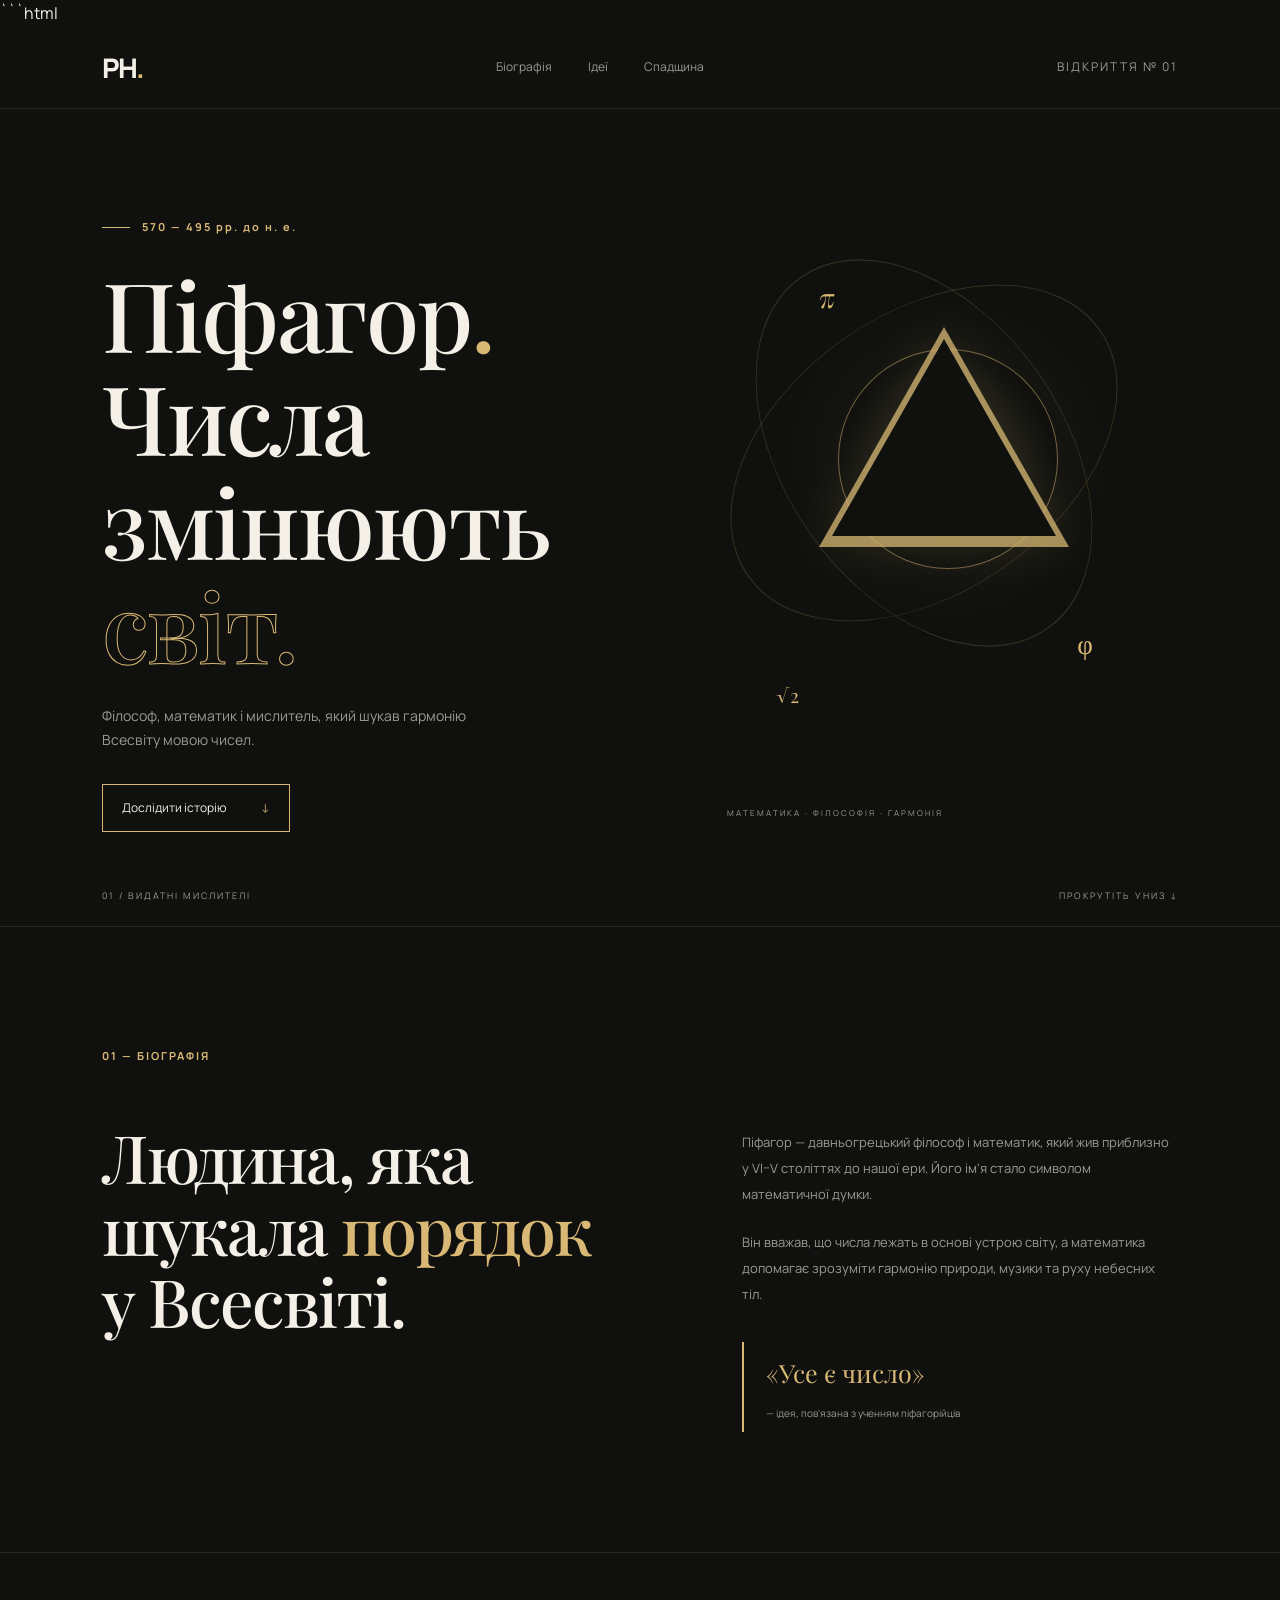
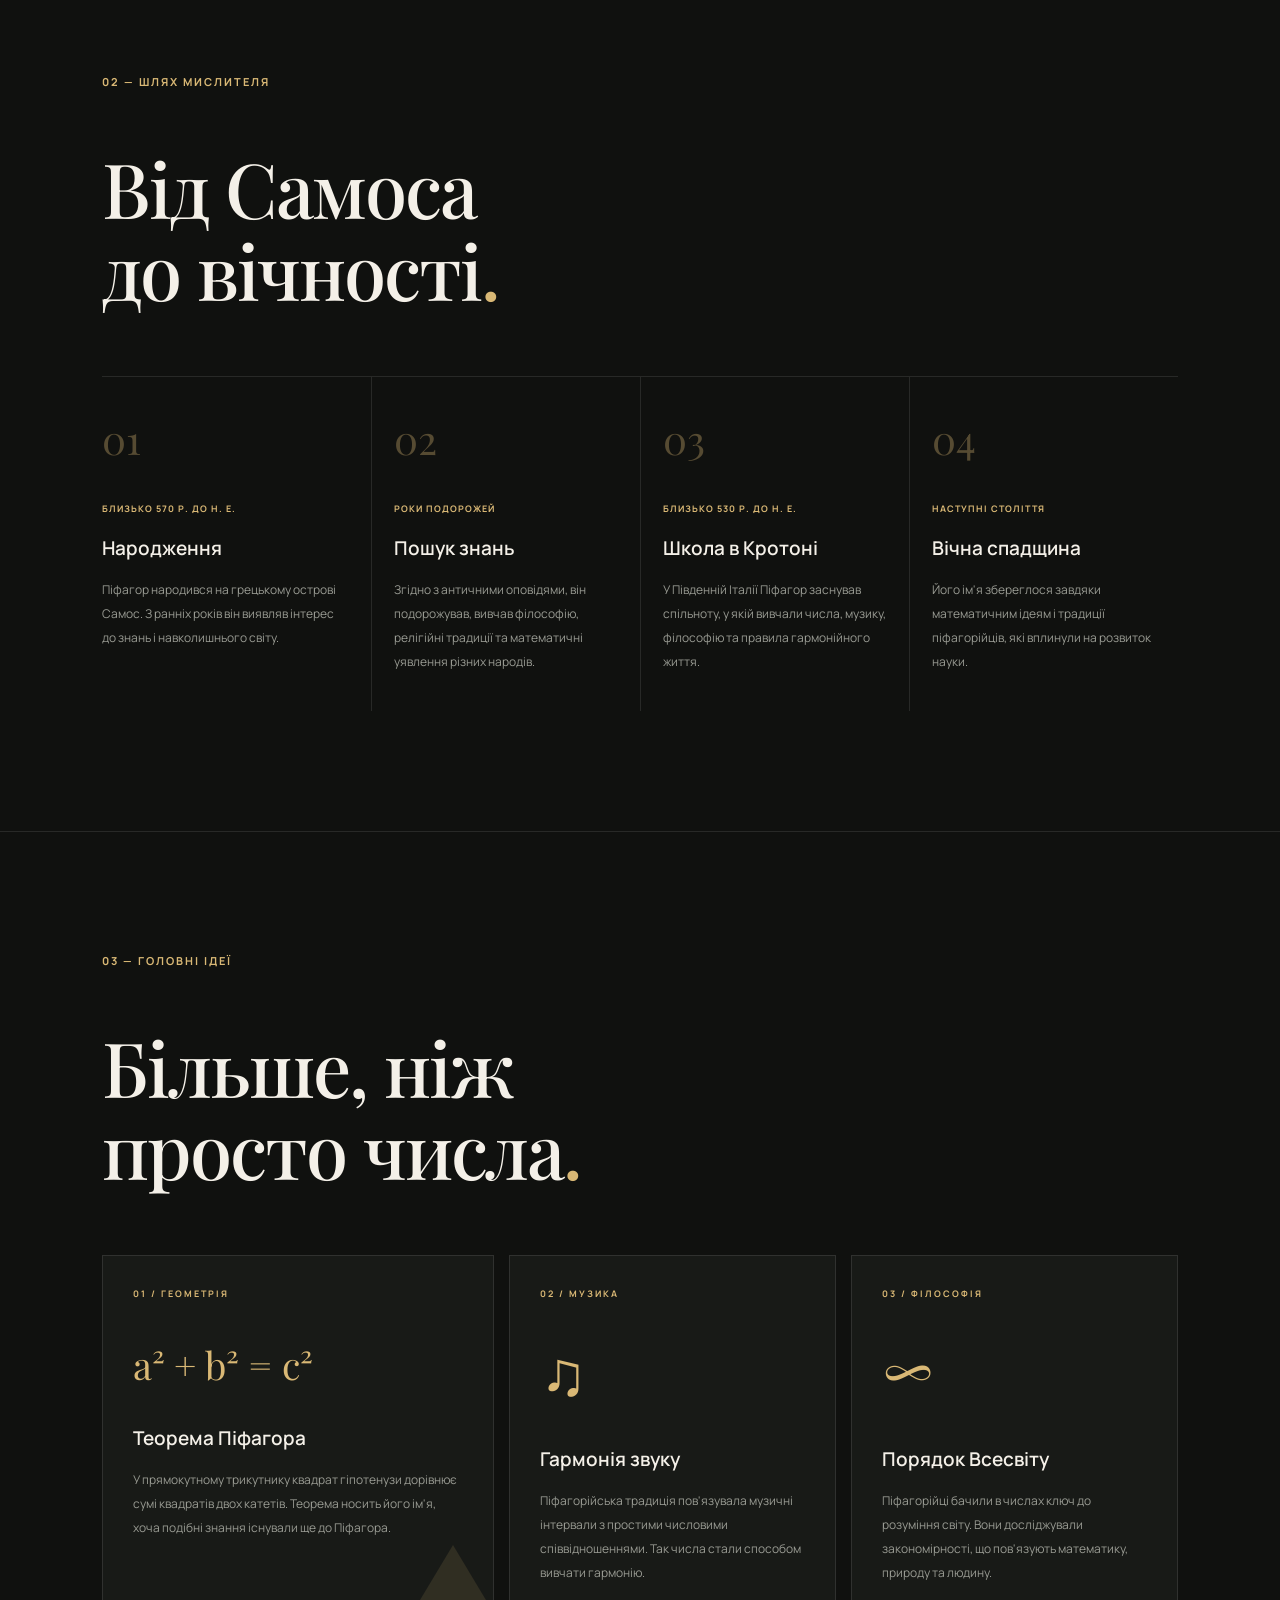
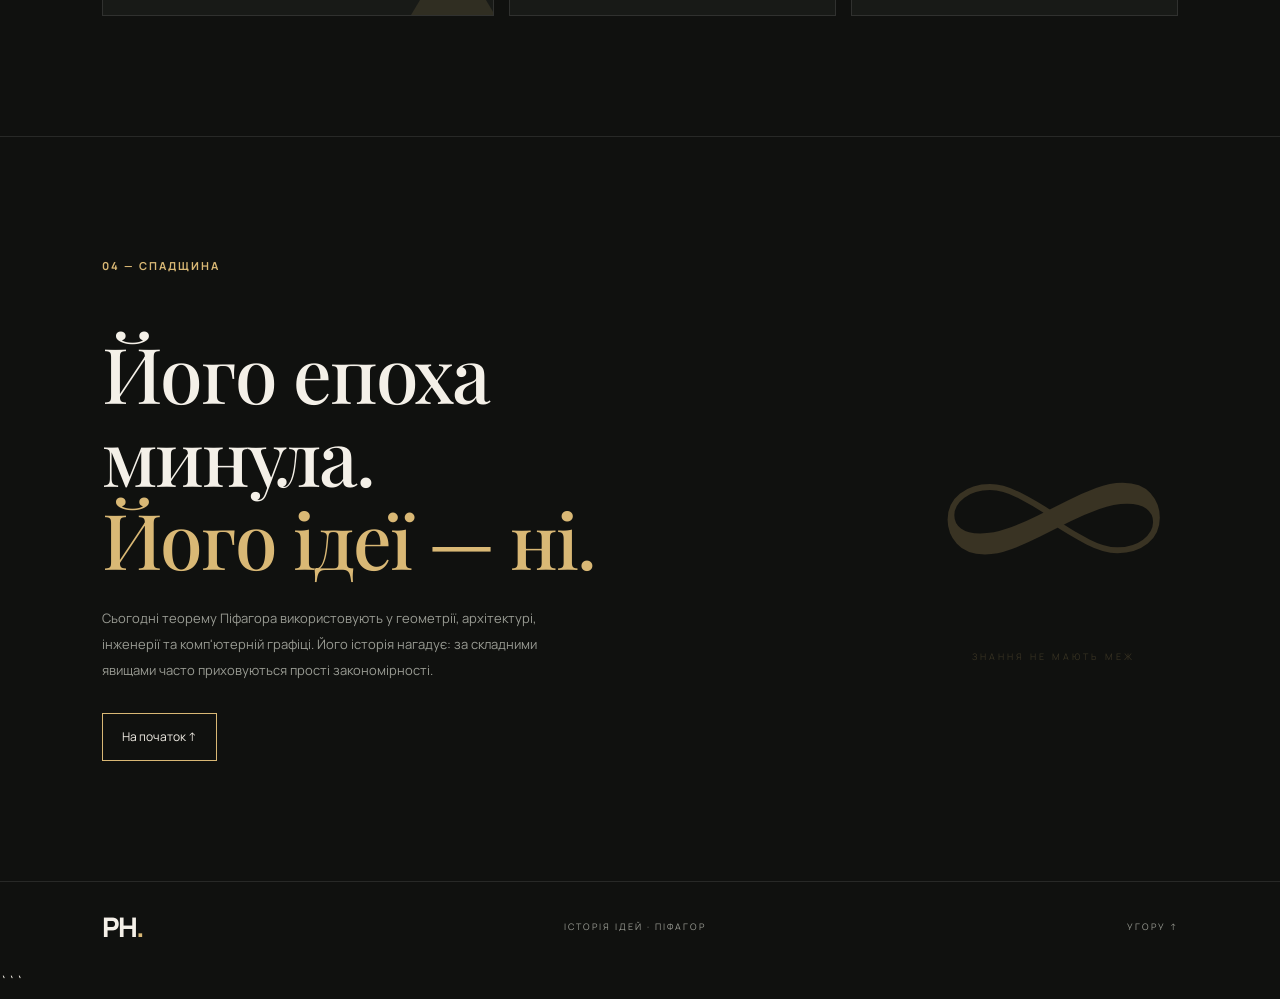
<file: Pythagor.html>
```html
<!DOCTYPE html>
<html lang="uk">
<head>
    <meta charset="UTF-8">
    <meta name="viewport" content="width=device-width, initial-scale=1.0">
    <title>Піфагор — людина, яка змінила математику</title>
    <link rel="stylesheet" href="Pythagor.css">
    <link rel="preconnect" href="https://fonts.googleapis.com">
    <link rel="preconnect" href="https://fonts.gstatic.com" crossorigin>
    <link href="https://fonts.googleapis.com/css2?family=Manrope:wght@400;500;600;700;800&family=Playfair+Display:wght@500;600;700&display=swap" rel="stylesheet">
</head>
<body>

    <header class="navbar">
        <a href="#" class="logo">PH<span>.</span></a>
        <nav>
            <a href="#biography">Біографія</a>
            <a href="#ideas">Ідеї</a>
            <a href="#legacy">Спадщина</a>
        </nav>
        <span class="nav-label">ВІДКРИТТЯ № 01</span>
    </header>

    <main>
        <section class="hero">
            <div class="hero-content">
                <p class="eyebrow"><span></span> 570 — 495 рр. до н. е.</p>

                <h1>Піфагор<span>.</span><br>
                    Числа змінюють<br>
                    <span class="outline">світ.</span>
                </h1>

                <p class="hero-description">
                    Філософ, математик і мислитель, який шукав
                    гармонію Всесвіту мовою чисел.
                </p>

                <a href="#biography" class="button">
                    Дослідити історію <span>↓</span>
                </a>
            </div>

            <div class="hero-art">
                <div class="orbit orbit-one"></div>
                <div class="orbit orbit-two"></div>
                <div class="circle"></div>
                <div class="triangle">
                    <div class="triangle-inner"></div>
                </div>
                <span class="symbol symbol-one">π</span>
                <span class="symbol symbol-two">φ</span>
                <span class="symbol symbol-three">√2</span>
                <span class="art-caption">МАТЕМАТИКА · ФІЛОСОФІЯ · ГАРМОНІЯ</span>
            </div>

            <div class="hero-bottom">
                <span>01 / ВИДАТНІ МИСЛИТЕЛІ</span>
                <span>ПРОКРУТІТЬ УНИЗ ↓</span>
            </div>
        </section>

        <section class="intro section" id="biography">
            <div class="section-label">01 — БІОГРАФІЯ</div>

            <div class="intro-content">
                <h2>Людина, яка<br>шукала <span>порядок</span><br>у Всесвіті.</h2>

                <div class="intro-text">
                    <p>
                        Піфагор — давньогрецький філософ і математик,
                        який жив приблизно у VI–V століттях до нашої ери.
                        Його ім'я стало символом математичної думки.
                    </p>
                    <p>
                        Він вважав, що числа лежать в основі устрою
                        світу, а математика допомагає зрозуміти гармонію
                        природи, музики та руху небесних тіл.
                    </p>
                    <div class="quote">
                        «Усе є число»
                        <span>— ідея, пов'язана з ученням піфагорійців</span>
                    </div>
                </div>
            </div>
        </section>

        <section class="timeline section">
            <div class="section-label">02 — ШЛЯХ МИСЛИТЕЛЯ</div>
            <h2 class="section-heading">Від Самоса<br>до вічності<span>.</span></h2>

            <div class="timeline-grid">
                <article class="time-card">
                    <span class="time-number">01</span>
                    <span class="time-date">БЛИЗЬКО 570 Р. ДО Н. Е.</span>
                    <h3>Народження</h3>
                    <p>
                        Піфагор народився на грецькому острові Самос.
                        З ранніх років він виявляв інтерес до знань
                        і навколишнього світу.
                    </p>
                </article>

                <article class="time-card">
                    <span class="time-number">02</span>
                    <span class="time-date">РОКИ ПОДОРОЖЕЙ</span>
                    <h3>Пошук знань</h3>
                    <p>
                        Згідно з античними оповідями, він подорожував,
                        вивчав філософію, релігійні традиції
                        та математичні уявлення різних народів.
                    </p>
                </article>

                <article class="time-card">
                    <span class="time-number">03</span>
                    <span class="time-date">БЛИЗЬКО 530 Р. ДО Н. Е.</span>
                    <h3>Школа в Кротоні</h3>
                    <p>
                        У Південній Італії Піфагор заснував спільноту,
                        у якій вивчали числа, музику, філософію
                        та правила гармонійного життя.
                    </p>
                </article>

                <article class="time-card">
                    <span class="time-number">04</span>
                    <span class="time-date">НАСТУПНІ СТОЛІТТЯ</span>
                    <h3>Вічна спадщина</h3>
                    <p>
                        Його ім'я збереглося завдяки математичним
                        ідеям і традиції піфагорійців, які вплинули
                        на розвиток науки.
                    </p>
                </article>
            </div>
        </section>

        <section class="ideas section" id="ideas">
            <div class="section-label">03 — ГОЛОВНІ ІДЕЇ</div>
            <h2 class="section-heading">Більше, ніж<br>просто числа<span>.</span></h2>

            <div class="idea-grid">
                <article class="idea-card theorem">
                    <span class="idea-tag">01 / ГЕОМЕТРІЯ</span>
                    <div class="formula">a² + b² = c²</div>
                    <h3>Теорема Піфагора</h3>
                    <p>
                        У прямокутному трикутнику квадрат гіпотенузи
                        дорівнює сумі квадратів двох катетів.
                        Теорема носить його ім'я, хоча подібні знання
                        існували ще до Піфагора.
                    </p>
                    <div class="triangle-small"></div>
                </article>

                <article class="idea-card">
                    <span class="idea-tag">02 / МУЗИКА</span>
                    <div class="idea-icon">♫</div>
                    <h3>Гармонія звуку</h3>
                    <p>
                        Піфагорійська традиція пов'язувала музичні
                        інтервали з простими числовими співвідношеннями.
                        Так числа стали способом вивчати гармонію.
                    </p>
                </article>

                <article class="idea-card">
                    <span class="idea-tag">03 / ФІЛОСОФІЯ</span>
                    <div class="idea-icon">∞</div>
                    <h3>Порядок Всесвіту</h3>
                    <p>
                        Піфагорійці бачили в числах ключ до розуміння
                        світу. Вони досліджували закономірності,
                        що пов'язують математику, природу та людину.
                    </p>
                </article>
            </div>
        </section>

        <section class="legacy section" id="legacy">
            <div class="legacy-content">
                <div class="section-label">04 — СПАДЩИНА</div>
                <h2>Його епоха<br>минула.<br><span>Його ідеї — ні.</span></h2>
                <p>
                    Сьогодні теорему Піфагора використовують у геометрії,
                    архітектурі, інженерії та комп'ютерній графіці.
                    Його історія нагадує: за складними явищами
                    часто приховуються прості закономірності.
                </p>
                <a href="#top" class="button">На початок ↑</a>
            </div>

            <div class="legacy-number">
                <span>∞</span>
                <p>ЗНАННЯ НЕ МАЮТЬ МЕЖ</p>
            </div>
        </section>
    </main>

    <footer>
        <a href="#" class="logo">PH<span>.</span></a>
        <p>ІСТОРІЯ ІДЕЙ · ПІФАГОР</p>
        <a href="#top">УГОРУ ↑</a>
    </footer>

</body>
</html>
```
</file>
<file: Pythagor.css>
/* ОСНОВА */

:root {
    --bg: #10110f;
    --panel: #181a17;
    --gold: #d9b875;
    --text: #f4f0e8;
    --muted: #999b93;
    --border: rgba(255, 255, 255, 0.1);
}

* {
    margin: 0;
    padding: 0;
    box-sizing: border-box;
}

html {
    scroll-behavior: smooth;
    scroll-padding-top: 90px;
}

body {
    background: var(--bg);
    color: var(--text);
    font-family: "Manrope", sans-serif;
    line-height: 1.7;
}

a {
    color: inherit;
    text-decoration: none;
}

::selection {
    background: var(--gold);
    color: var(--bg);
}

/* НАВИГАЦИЯ */

.navbar {
    height: 82px;
    padding: 0 8%;
    display: flex;
    align-items: center;
    justify-content: space-between;
    border-bottom: 1px solid var(--border);
}

.logo {
    font-size: 27px;
    font-weight: 800;
    letter-spacing: -2px;
}

.logo span,
.hero h1 span,
.section-heading span {
    color: var(--gold);
}

.navbar nav {
    display: flex;
    gap: 36px;
}

.navbar nav a,
.nav-label {
    font-size: 12px;
    color: var(--muted);
    transition: color 0.3s;
}

.navbar nav a:hover,
footer a:hover {
    color: var(--gold);
}

.nav-label {
    letter-spacing: 2px;
}

/* ПЕРВЫЙ ЭКРАН */

.hero {
    min-height: 650px;
    height: calc(100vh - 82px);
    max-height: 900px;
    padding: 70px 8% 55px;
    position: relative;
    display: flex;
    align-items: center;
    overflow: hidden;
    border-bottom: 1px solid var(--border);
}

.hero-content {
    position: relative;
    z-index: 2;
    width: 58%;
}

.eyebrow,
.section-label,
.idea-tag,
.time-date {
    font-size: 11px;
    letter-spacing: 2px;
    color: var(--gold);
    font-weight: 700;
}

.eyebrow {
    display: flex;
    align-items: center;
    gap: 12px;
    margin-bottom: 25px;
}

.eyebrow span {
    width: 28px;
    height: 1px;
    background: var(--gold);
}

.hero h1,
.intro h2,
.section-heading,
.legacy h2 {
    font-family: "Playfair Display", serif;
    font-weight: 500;
    line-height: 1.08;
    letter-spacing: -2px;
}

.hero h1 {
    font-size: clamp(58px, 7.5vw, 108px);
}

.hero h1 .outline {
    color: transparent;
    -webkit-text-stroke: 1px var(--gold);
}

.hero-description {
    color: var(--muted);
    max-width: 420px;
    margin: 28px 0 32px;
    font-size: 14px;
}

.button {
    display: inline-flex;
    align-items: center;
    gap: 35px;
    border: 1px solid var(--gold);
    padding: 13px 19px;
    font-size: 12px;
    transition: 0.3s;
}

.button span {
    color: var(--gold);
}

.button:hover {
    background: var(--gold);
    color: var(--bg);
}

.button:hover span {
    color: var(--bg);
}

/* ДЕКОРАТИВНАЯ ГЕОМЕТРИЯ */

.hero-art {
    position: absolute;
    width: 48%;
    height: 90%;
    right: 0;
    top: 5%;
}

.circle {
    position: absolute;
    width: 220px;
    height: 220px;
    border: 1px solid rgba(217, 184, 117, 0.5);
    border-radius: 50%;
    top: 27%;
    left: 28%;
    background: radial-gradient(
        circle,
        rgba(217, 184, 117, 0.13),
        transparent 70%
    );
    box-shadow: 0 0 100px rgba(217, 184, 117, 0.07);
}

.orbit {
    position: absolute;
    border: 1px solid rgba(217, 184, 117, 0.2);
    border-radius: 50%;
    width: 430px;
    height: 430px;
    top: 12%;
    left: 7%;
    transform: rotate(-35deg) scaleY(0.65);
}

.orbit-two {
    transform: rotate(55deg) scaleY(0.65);
}

.triangle {
    position: absolute;
    top: 24%;
    left: 25%;
    width: 0;
    height: 0;
    border-left: 125px solid transparent;
    border-right: 125px solid transparent;
    border-bottom: 220px solid rgba(217, 184, 117, 0.75);
    filter: drop-shadow(0 0 25px rgba(217, 184, 117, 0.13));
}

.triangle-inner {
    position: absolute;
    top: 12px;
    left: -112px;
    width: 0;
    height: 0;
    border-left: 112px solid transparent;
    border-right: 112px solid transparent;
    border-bottom: 197px solid var(--bg);
}

.symbol {
    position: absolute;
    color: var(--gold);
    font-family: "Playfair Display", serif;
    font-size: 27px;
}

.symbol-one {
    top: 17%;
    left: 25%;
}

.symbol-two {
    top: 64%;
    left: 67%;
}

.symbol-three {
    top: 72%;
    left: 18%;
    font-size: 19px;
}

.art-caption {
    position: absolute;
    bottom: 9%;
    left: 10%;
    font-size: 8px;
    letter-spacing: 2px;
    color: var(--muted);
}

.hero-bottom {
    position: absolute;
    bottom: 23px;
    left: 8%;
    right: 8%;
    display: flex;
    justify-content: space-between;
    color: var(--muted);
    font-size: 9px;
    letter-spacing: 2px;
}

/* ОБЩИЕ СЕКЦИИ */

.section {
    padding: 120px 8%;
    border-bottom: 1px solid var(--border);
}

.section-label {
    margin-bottom: 55px;
}

.section-heading {
    font-size: clamp(45px, 6vw, 76px);
    margin-bottom: 65px;
}

/* БИОГРАФИЯ */

.intro-content {
    display: grid;
    grid-template-columns: 1.1fr 0.9fr;
    gap: 10%;
}

.intro h2 {
    font-size: clamp(43px, 5.2vw, 70px);
}

.intro h2 span {
    color: var(--gold);
}

.intro-text {
    padding-top: 8px;
}

.intro-text p,
.idea-card p,
.time-card p,
.legacy-content > p {
    color: var(--muted);
    font-size: 13px;
    line-height: 2;
    margin-bottom: 22px;
}

.quote {
    border-left: 2px solid var(--gold);
    padding: 10px 0 10px 22px;
    margin-top: 35px;
    color: var(--gold);
    font-family: "Playfair Display", serif;
    font-size: 25px;
}

.quote span {
    display: block;
    margin-top: 10px;
    color: var(--muted);
    font-family: "Manrope", sans-serif;
    font-size: 10px;
    line-height: 1.8;
}

/* ХРОНОЛОГИЯ */

.timeline-grid {
    display: grid;
    grid-template-columns: repeat(4, 1fr);
    border-top: 1px solid var(--border);
}

.time-card {
    padding: 28px 22px 15px 0;
    position: relative;
}

.time-card:not(:first-child) {
    padding-left: 22px;
    border-left: 1px solid var(--border);
}

.time-number {
    font-family: "Playfair Display", serif;
    font-size: 40px;
    color: rgba(217, 184, 117, 0.35);
    display: block;
    margin-bottom: 28px;
}

.time-date {
    display: block;
    font-size: 9px;
    letter-spacing: 1px;
    margin-bottom: 15px;
}

.time-card h3,
.idea-card h3 {
    font-size: 19px;
    margin-bottom: 14px;
    font-weight: 600;
}

.time-card p {
    font-size: 12px;
}

/* ИДЕИ */

.idea-grid {
    display: grid;
    grid-template-columns: 1.2fr 1fr 1fr;
    gap: 15px;
}

.idea-card {
    background: var(--panel);
    border: 1px solid var(--border);
    padding: 30px;
    position: relative;
    overflow: hidden;
    transition: transform 0.3s, border-color 0.3s;
}

.idea-card:hover {
    transform: translateY(-5px);
    border-color: rgba(217, 184, 117, 0.5);
}

.idea-tag {
    display: block;
    font-size: 9px;
    margin-bottom: 32px;
}

.formula {
    font-family: "Playfair Display", serif;
    font-size: clamp(23px, 3vw, 38px);
    color: var(--gold);
    margin-bottom: 24px;
    white-space: nowrap;
}

.idea-icon {
    color: var(--gold);
    font-family: "Playfair Display", serif;
    font-size: 62px;
    height: 110px;
    line-height: 1.2;
}

.idea-card p {
    font-size: 12px;
    margin-bottom: 0;
}

.triangle-small {
    width: 0;
    height: 0;
    border-left: 45px solid transparent;
    border-right: 45px solid transparent;
    border-bottom: 75px solid rgba(217, 184, 117, 0.12);
    position: absolute;
    right: -5px;
    bottom: -5px;
}

/* ФИНАЛЬНЫЙ ЭКРАН */

.legacy {
    min-height: 520px;
    display: flex;
    justify-content: space-between;
    align-items: center;
    overflow: hidden;
    gap: 30px;
}

.legacy-content {
    max-width: 620px;
}

.legacy h2 {
    font-size: clamp(48px, 6vw, 78px);
    margin-bottom: 25px;
}

.legacy h2 span {
    color: var(--gold);
}

.legacy-content > p {
    max-width: 450px;
    margin-bottom: 30px;
}

.legacy-number {
    text-align: center;
    color: rgba(217, 184, 117, 0.2);
}

.legacy-number span {
    font-family: "Playfair Display", serif;
    font-size: clamp(150px, 23vw, 300px);
    line-height: 1;
}

.legacy-number p {
    font-size: 9px;
    letter-spacing: 3px;
    white-space: nowrap;
}

/* ПОДВАЛ */

footer {
    min-height: 90px;
    padding: 20px 8%;
    display: flex;
    justify-content: space-between;
    align-items: center;
    gap: 15px;
}

footer p,
footer > a:last-child {
    font-size: 9px;
    letter-spacing: 2px;
    color: var(--muted);
}

/* АДАПТИВНОСТЬ */

@media (max-width: 900px) {
    .navbar {
        padding: 0 5%;
    }

    .nav-label {
        display: none;
    }

    .hero {
        padding-left: 6%;
        padding-right: 6%;
    }

    .hero-content {
        width: 70%;
    }

    .hero-art {
        right: -20%;
        opacity: 0.55;
    }

    .section {
        padding: 85px 6%;
    }

    .timeline-grid {
        grid-template-columns: repeat(2, 1fr);
    }

    .time-card:nth-child(3) {
        padding-left: 0;
        border-left: none;
    }

    .idea-grid {
        grid-template-columns: 1fr 1fr;
    }

    .idea-card:first-child {
        grid-column: 1 / -1;
    }
}

@media (max-width: 600px) {
    .navbar {
        height: 70px;
    }

    .navbar nav {
        gap: 14px;
    }

    .navbar nav a {
        font-size: 10px;
    }

    .hero {
        min-height: 700px;
        height: auto;
        padding-top: 90px;
        padding-bottom: 100px;
        align-items: flex-start;
    }

    .hero-content {
        width: 100%;
    }

    .hero h1 {
        font-size: clamp(55px, 14vw, 78px);
    }

    .hero-art {
        width: 100%;
        height: 330px;
        top: auto;
        bottom: 25px;
        right: -30%;
        opacity: 0.45;
    }

    .hero-bottom {
        font-size: 7px;
        letter-spacing: 1px;
    }

    .section {
        padding: 75px 6%;
    }

    .section-label {
        margin-bottom: 35px;
    }

    .intro-content {
        grid-template-columns: 1fr;
        gap: 30px;
    }

    .intro h2 {
        font-size: 48px;
    }

    .section-heading {
        margin-bottom: 40px;
    }

    .timeline-grid {
        grid-template-columns: 1fr;
    }

    .time-card,
    .time-card:not(:first-child),
    .time-card:nth-child(3) {
        padding: 25px 0;
        border-left: none;
        border-bottom: 1px solid var(--border);
    }

    .time-number {
        margin-bottom: 15px;
    }

    .idea-grid {
        grid-template-columns: 1fr;
    }

    .idea-card:first-child {
        grid-column: auto;
    }

    .legacy {
        align-items: flex-start;
    }

    .legacy-number {
        display: none;
    }

    footer {
        flex-wrap: wrap;
    }

    footer p {
        display: none;
    }
}

/* УВАЖЕНИЕ К НАСТРОЙКЕ УМЕНЬШЕНИЯ АНИМАЦИИ */

@media (prefers-reduced-motion: reduce) {
    html {
        scroll-behavior: auto;
    }

    *,
    *::before,
    *::after {
        transition-duration: 0.01ms !important;
    }
}
</file>
